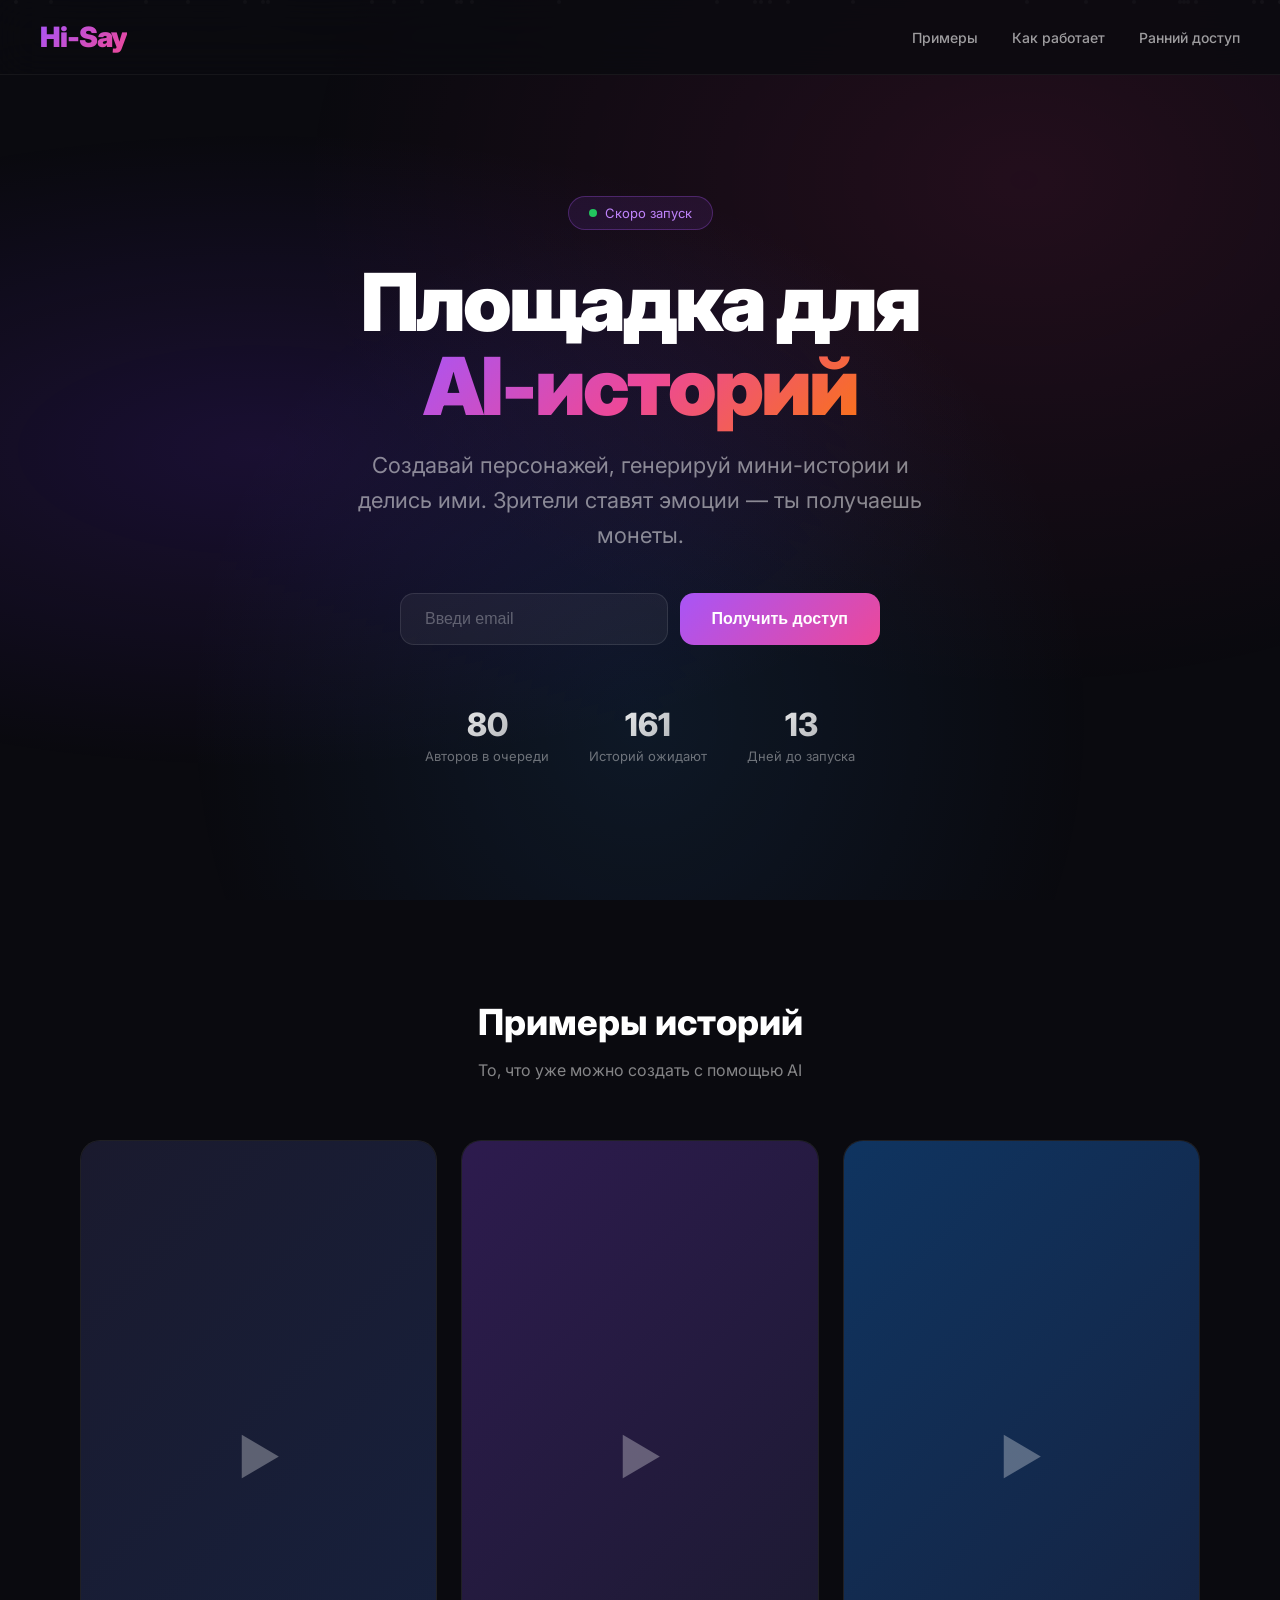
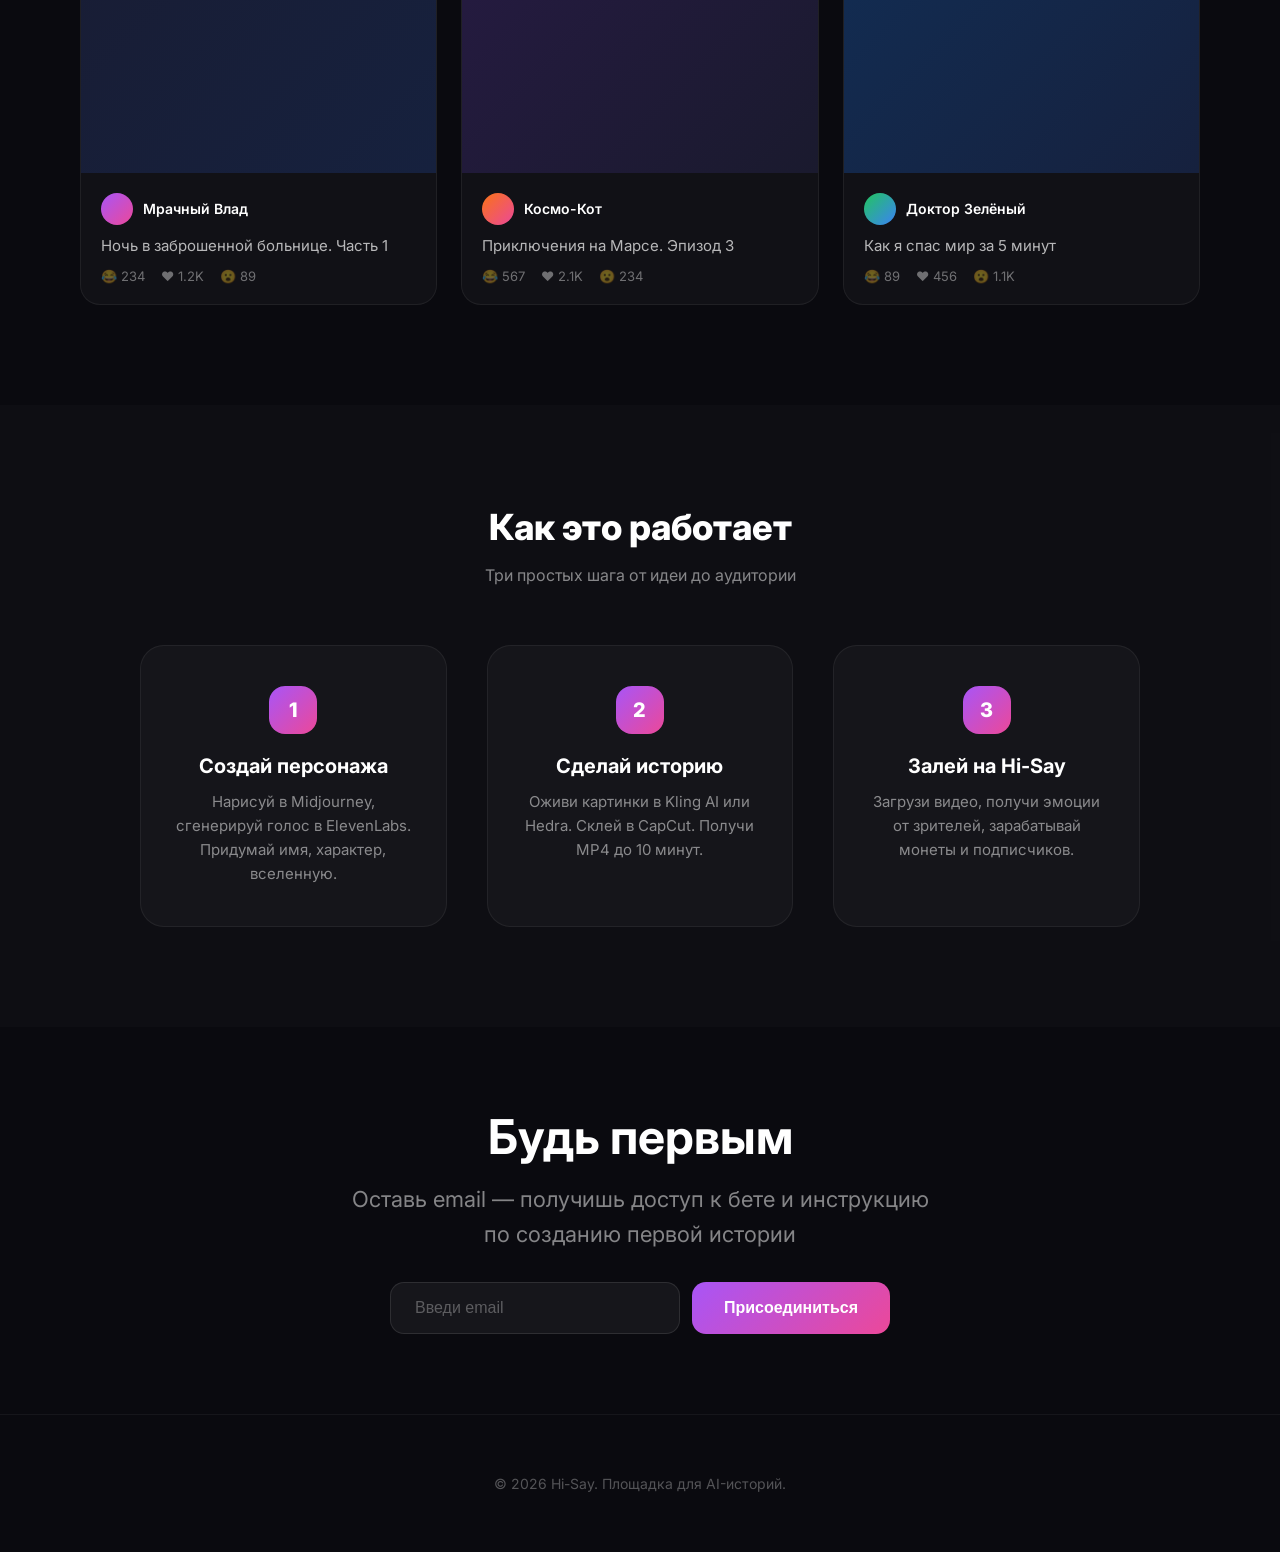
<file: hi-say-landing.html>
<!DOCTYPE html>
<html lang="ru">
<head>
    <meta charset="UTF-8">
    <meta name="viewport" content="width=device-width, initial-scale=1.0">
    <title>Hi-Say — Площадка для AI-историй</title>
    <link href="https://fonts.googleapis.com/css2?family=Inter:wght@400;500;600;700;800;900&display=swap" rel="stylesheet">
    <style>
        * { margin: 0; padding: 0; box-sizing: border-box; }
        body {
            font-family: 'Inter', sans-serif;
            background: #0a0a0f;
            color: #fff;
            overflow-x: hidden;
        }

        /* Анимированный фон */
        .bg-gradient {
            position: fixed;
            top: 0; left: 0; width: 100%; height: 100%;
            background: 
                radial-gradient(ellipse at 20% 50%, rgba(120, 50, 255, 0.15) 0%, transparent 50%),
                radial-gradient(ellipse at 80% 20%, rgba(255, 50, 150, 0.1) 0%, transparent 50%),
                radial-gradient(ellipse at 50% 80%, rgba(50, 150, 255, 0.1) 0%, transparent 50%);
            z-index: -1;
            animation: bgPulse 8s ease-in-out infinite;
        }

        @keyframes bgPulse {
            0%, 100% { opacity: 1; }
            50% { opacity: 0.7; }
        }

        /* Плавающие частицы */
        .particles {
            position: fixed;
            top: 0; left: 0; width: 100%; height: 100%;
            pointer-events: none;
            z-index: 0;
        }
        .particle {
            position: absolute;
            width: 4px; height: 4px;
            background: rgba(255,255,255,0.3);
            border-radius: 50%;
            animation: float 15s infinite;
        }
        @keyframes float {
            0%, 100% { transform: translateY(100vh) rotate(0deg); opacity: 0; }
            10% { opacity: 1; }
            90% { opacity: 1; }
            100% { transform: translateY(-100vh) rotate(720deg); opacity: 0; }
        }

        /* Навбар */
        nav {
            position: fixed;
            top: 0; width: 100%;
            padding: 20px 40px;
            display: flex;
            justify-content: space-between;
            align-items: center;
            z-index: 100;
            background: rgba(10,10,15,0.8);
            backdrop-filter: blur(20px);
            border-bottom: 1px solid rgba(255,255,255,0.05);
        }
        .logo {
            font-size: 28px;
            font-weight: 900;
            background: linear-gradient(135deg, #a855f7, #ec4899);
            -webkit-background-clip: text;
            -webkit-text-fill-color: transparent;
            letter-spacing: -1px;
        }
        .nav-links a {
            color: rgba(255,255,255,0.6);
            text-decoration: none;
            margin-left: 30px;
            font-size: 14px;
            font-weight: 500;
            transition: color 0.3s;
        }
        .nav-links a:hover { color: #fff; }

        /* Hero */
        .hero {
            min-height: 100vh;
            display: flex;
            flex-direction: column;
            justify-content: center;
            align-items: center;
            text-align: center;
            padding: 120px 20px 60px;
            position: relative;
        }

        .badge {
            display: inline-flex;
            align-items: center;
            gap: 8px;
            padding: 8px 20px;
            background: rgba(168, 85, 247, 0.1);
            border: 1px solid rgba(168, 85, 247, 0.3);
            border-radius: 100px;
            font-size: 13px;
            color: #c084fc;
            margin-bottom: 30px;
            animation: fadeInUp 0.8s ease-out;
        }
        .badge::before {
            content: '';
            width: 8px; height: 8px;
            background: #22c55e;
            border-radius: 50%;
            animation: pulse 2s infinite;
        }
        @keyframes pulse {
            0%, 100% { opacity: 1; }
            50% { opacity: 0.3; }
        }

        .hero h1 {
            font-size: clamp(40px, 8vw, 80px);
            font-weight: 900;
            line-height: 1.05;
            letter-spacing: -3px;
            margin-bottom: 20px;
            animation: fadeInUp 0.8s ease-out 0.1s both;
        }
        .hero h1 span {
            background: linear-gradient(135deg, #a855f7, #ec4899, #f97316);
            -webkit-background-clip: text;
            -webkit-text-fill-color: transparent;
        }

        .hero p {
            font-size: clamp(16px, 2.5vw, 22px);
            color: rgba(255,255,255,0.5);
            max-width: 600px;
            line-height: 1.6;
            margin-bottom: 40px;
            animation: fadeInUp 0.8s ease-out 0.2s both;
        }

        @keyframes fadeInUp {
            from { opacity: 0; transform: translateY(30px); }
            to { opacity: 1; transform: translateY(0); }
        }

        /* Email форма */
        .email-form {
            display: flex;
            gap: 12px;
            max-width: 480px;
            width: 100%;
            animation: fadeInUp 0.8s ease-out 0.3s both;
        }
        .email-form input {
            flex: 1;
            padding: 16px 24px;
            background: rgba(255,255,255,0.05);
            border: 1px solid rgba(255,255,255,0.1);
            border-radius: 14px;
            color: #fff;
            font-size: 16px;
            outline: none;
            transition: all 0.3s;
        }
        .email-form input:focus {
            border-color: rgba(168, 85, 247, 0.5);
            background: rgba(255,255,255,0.08);
        }
        .email-form input::placeholder { color: rgba(255,255,255,0.3); }
        .email-form button {
            padding: 16px 32px;
            background: linear-gradient(135deg, #a855f7, #ec4899);
            border: none;
            border-radius: 14px;
            color: #fff;
            font-size: 16px;
            font-weight: 600;
            cursor: pointer;
            transition: transform 0.2s, box-shadow 0.2s;
            white-space: nowrap;
        }
        .email-form button:hover {
            transform: translateY(-2px);
            box-shadow: 0 10px 40px rgba(168, 85, 247, 0.4);
        }

        /* Статистика */
        .stats {
            display: flex;
            gap: 40px;
            margin-top: 60px;
            animation: fadeInUp 0.8s ease-out 0.4s both;
        }
        .stat {
            text-align: center;
        }
        .stat-number {
            font-size: 32px;
            font-weight: 800;
            background: linear-gradient(135deg, #fff, rgba(255,255,255,0.6));
            -webkit-background-clip: text;
            -webkit-text-fill-color: transparent;
        }
        .stat-label {
            font-size: 13px;
            color: rgba(255,255,255,0.4);
            margin-top: 4px;
        }

        /* Примеры видео */
        .examples {
            padding: 100px 40px;
            max-width: 1200px;
            margin: 0 auto;
        }
        .section-title {
            text-align: center;
            font-size: 36px;
            font-weight: 800;
            margin-bottom: 16px;
        }
        .section-subtitle {
            text-align: center;
            color: rgba(255,255,255,0.5);
            margin-bottom: 60px;
        }

        .video-grid {
            display: grid;
            grid-template-columns: repeat(auto-fit, minmax(280px, 1fr));
            gap: 24px;
        }
        .video-card {
            background: rgba(255,255,255,0.03);
            border: 1px solid rgba(255,255,255,0.06);
            border-radius: 20px;
            overflow: hidden;
            transition: transform 0.3s, box-shadow 0.3s;
            cursor: pointer;
        }
        .video-card:hover {
            transform: translateY(-8px);
            box-shadow: 0 20px 60px rgba(168, 85, 247, 0.15);
        }
        .video-thumb {
            aspect-ratio: 9/16;
            background: linear-gradient(135deg, #1a1a2e, #16213e);
            display: flex;
            align-items: center;
            justify-content: center;
            position: relative;
            overflow: hidden;
        }
        .video-thumb::before {
            content: '▶';
            font-size: 48px;
            color: rgba(255,255,255,0.3);
            transition: color 0.3s;
        }
        .video-card:hover .video-thumb::before {
            color: rgba(168, 85, 247, 0.8);
        }
        .video-info {
            padding: 20px;
        }
        .video-author {
            display: flex;
            align-items: center;
            gap: 10px;
            margin-bottom: 10px;
        }
        .avatar {
            width: 32px; height: 32px;
            border-radius: 50%;
            background: linear-gradient(135deg, #a855f7, #ec4899);
        }
        .author-name {
            font-size: 14px;
            font-weight: 600;
        }
        .video-title {
            font-size: 15px;
            color: rgba(255,255,255,0.7);
            line-height: 1.4;
        }
        .video-stats {
            display: flex;
            gap: 16px;
            margin-top: 12px;
            font-size: 13px;
            color: rgba(255,255,255,0.4);
        }

        /* Как это работает */
        .how-it-works {
            padding: 100px 40px;
            background: rgba(255,255,255,0.02);
        }
        .steps {
            display: grid;
            grid-template-columns: repeat(auto-fit, minmax(250px, 1fr));
            gap: 40px;
            max-width: 1000px;
            margin: 0 auto;
        }
        .step {
            text-align: center;
            padding: 40px 30px;
            background: rgba(255,255,255,0.03);
            border: 1px solid rgba(255,255,255,0.06);
            border-radius: 24px;
            transition: transform 0.3s;
        }
        .step:hover { transform: translateY(-4px); }
        .step-number {
            width: 48px; height: 48px;
            background: linear-gradient(135deg, #a855f7, #ec4899);
            border-radius: 16px;
            display: flex;
            align-items: center;
            justify-content: center;
            font-size: 20px;
            font-weight: 800;
            margin: 0 auto 20px;
        }
        .step h3 {
            font-size: 20px;
            font-weight: 700;
            margin-bottom: 12px;
        }
        .step p {
            color: rgba(255,255,255,0.5);
            font-size: 15px;
            line-height: 1.6;
        }

        /* Футер */
        footer {
            text-align: center;
            padding: 60px 40px;
            border-top: 1px solid rgba(255,255,255,0.05);
        }
        footer p {
            color: rgba(255,255,255,0.3);
            font-size: 14px;
        }

        /* Мобильная адаптация */
        @media (max-width: 600px) {
            nav { padding: 16px 20px; }
            .nav-links { display: none; }
            .email-form { flex-direction: column; }
            .stats { gap: 24px; }
            .stat-number { font-size: 24px; }
            .examples, .how-it-works { padding: 60px 20px; }
        }
    </style>
</head>
<body>
    <div class="bg-gradient"></div>
    <div class="particles" id="particles"></div>

    <nav>
        <div class="logo">Hi-Say</div>
        <div class="nav-links">
            <a href="#examples">Примеры</a>
            <a href="#how">Как работает</a>
            <a href="#waitlist">Ранний доступ</a>
        </div>
    </nav>

    <section class="hero">
        <div class="badge">Скоро запуск</div>
        <h1>Площадка для<br><span>AI-историй</span></h1>
        <p>Создавай персонажей, генерируй мини-истории и делись ими. Зрители ставят эмоции — ты получаешь монеты.</p>

        <form class="email-form" onsubmit="handleSubmit(event)">
            <input type="email" placeholder="Введи email" required id="emailInput">
            <button type="submit">Получить доступ</button>
        </form>

        <div class="stats">
            <div class="stat">
                <div class="stat-number" id="stat1">0</div>
                <div class="stat-label">Авторов в очереди</div>
            </div>
            <div class="stat">
                <div class="stat-number" id="stat2">0</div>
                <div class="stat-label">Историй ожидают</div>
            </div>
            <div class="stat">
                <div class="stat-number" id="stat3">0</div>
                <div class="stat-label">Дней до запуска</div>
            </div>
        </div>
    </section>

    <section class="examples" id="examples">
        <h2 class="section-title">Примеры историй</h2>
        <p class="section-subtitle">То, что уже можно создать с помощью AI</p>

        <div class="video-grid">
            <div class="video-card">
                <div class="video-thumb"></div>
                <div class="video-info">
                    <div class="video-author">
                        <div class="avatar"></div>
                        <span class="author-name">Мрачный Влад</span>
                    </div>
                    <div class="video-title">Ночь в заброшенной больнице. Часть 1</div>
                    <div class="video-stats">
                        <span>😂 234</span>
                        <span>❤️ 1.2K</span>
                        <span>😮 89</span>
                    </div>
                </div>
            </div>

            <div class="video-card">
                <div class="video-thumb" style="background: linear-gradient(135deg, #2d1b4e, #1a1a2e);"></div>
                <div class="video-info">
                    <div class="video-author">
                        <div class="avatar" style="background: linear-gradient(135deg, #f97316, #ec4899);"></div>
                        <span class="author-name">Космо-Кот</span>
                    </div>
                    <div class="video-title">Приключения на Марсе. Эпизод 3</div>
                    <div class="video-stats">
                        <span>😂 567</span>
                        <span>❤️ 2.1K</span>
                        <span>😮 234</span>
                    </div>
                </div>
            </div>

            <div class="video-card">
                <div class="video-thumb" style="background: linear-gradient(135deg, #0f3460, #16213e);"></div>
                <div class="video-info">
                    <div class="video-author">
                        <div class="avatar" style="background: linear-gradient(135deg, #22c55e, #3b82f6);"></div>
                        <span class="author-name">Доктор Зелёный</span>
                    </div>
                    <div class="video-title">Как я спас мир за 5 минут</div>
                    <div class="video-stats">
                        <span>😂 89</span>
                        <span>❤️ 456</span>
                        <span>😮 1.1K</span>
                    </div>
                </div>
            </div>
        </div>
    </section>

    <section class="how-it-works" id="how">
        <h2 class="section-title">Как это работает</h2>
        <p class="section-subtitle">Три простых шага от идеи до аудитории</p>

        <div class="steps">
            <div class="step">
                <div class="step-number">1</div>
                <h3>Создай персонажа</h3>
                <p>Нарисуй в Midjourney, сгенерируй голос в ElevenLabs. Придумай имя, характер, вселенную.</p>
            </div>
            <div class="step">
                <div class="step-number">2</div>
                <h3>Сделай историю</h3>
                <p>Оживи картинки в Kling AI или Hedra. Склей в CapCut. Получи MP4 до 10 минут.</p>
            </div>
            <div class="step">
                <div class="step-number">3</div>
                <h3>Залей на Hi-Say</h3>
                <p>Загрузи видео, получи эмоции от зрителей, зарабатывай монеты и подписчиков.</p>
            </div>
        </div>
    </section>

    <section class="hero" style="min-height: auto; padding: 80px 20px;" id="waitlist">
        <h2 style="font-size: clamp(28px, 5vw, 48px); margin-bottom: 16px;">Будь первым</h2>
        <p style="margin-bottom: 30px;">Оставь email — получишь доступ к бете и инструкцию по созданию первой истории</p>
        <form class="email-form" onsubmit="handleSubmit(event)" style="max-width: 500px;">
            <input type="email" placeholder="Введи email" required>
            <button type="submit">Присоединиться</button>
        </form>
    </section>

    <footer>
        <p>© 2026 Hi-Say. Площадка для AI-историй.</p>
    </footer>

    <script>
        // Генерация частиц
        const particlesContainer = document.getElementById('particles');
        for (let i = 0; i < 30; i++) {
            const p = document.createElement('div');
            p.className = 'particle';
            p.style.left = Math.random() * 100 + '%';
            p.style.animationDelay = Math.random() * 15 + 's';
            p.style.animationDuration = (10 + Math.random() * 10) + 's';
            particlesContainer.appendChild(p);
        }

        // Анимация цифр
        function animateNumber(id, target, duration) {
            const el = document.getElementById(id);
            const start = 0;
            const increment = target / (duration / 16);
            let current = 0;
            const timer = setInterval(() => {
                current += increment;
                if (current >= target) {
                    current = target;
                    clearInterval(timer);
                }
                el.textContent = Math.floor(current).toLocaleString();
            }, 16);
        }

        setTimeout(() => {
            animateNumber('stat1', 128, 1500);
            animateNumber('stat2', 342, 2000);
            animateNumber('stat3', 14, 1000);
        }, 500);

        // Обработка формы
        function handleSubmit(e) {
            e.preventDefault();
            const email = e.target.querySelector('input').value;
            // Здесь будет отправка на Firebase или EmailJS
            alert('Спасибо! Email ' + email + ' добавлен в список раннего доступа.');
            e.target.reset();
        }

        // Плавная прокрутка
        document.querySelectorAll('a[href^="#"]').forEach(anchor => {
            anchor.addEventListener('click', function(e) {
                e.preventDefault();
                document.querySelector(this.getAttribute('href')).scrollIntoView({
                    behavior: 'smooth'
                });
            });
        });
    </script>
</body>
</html>
</file>
